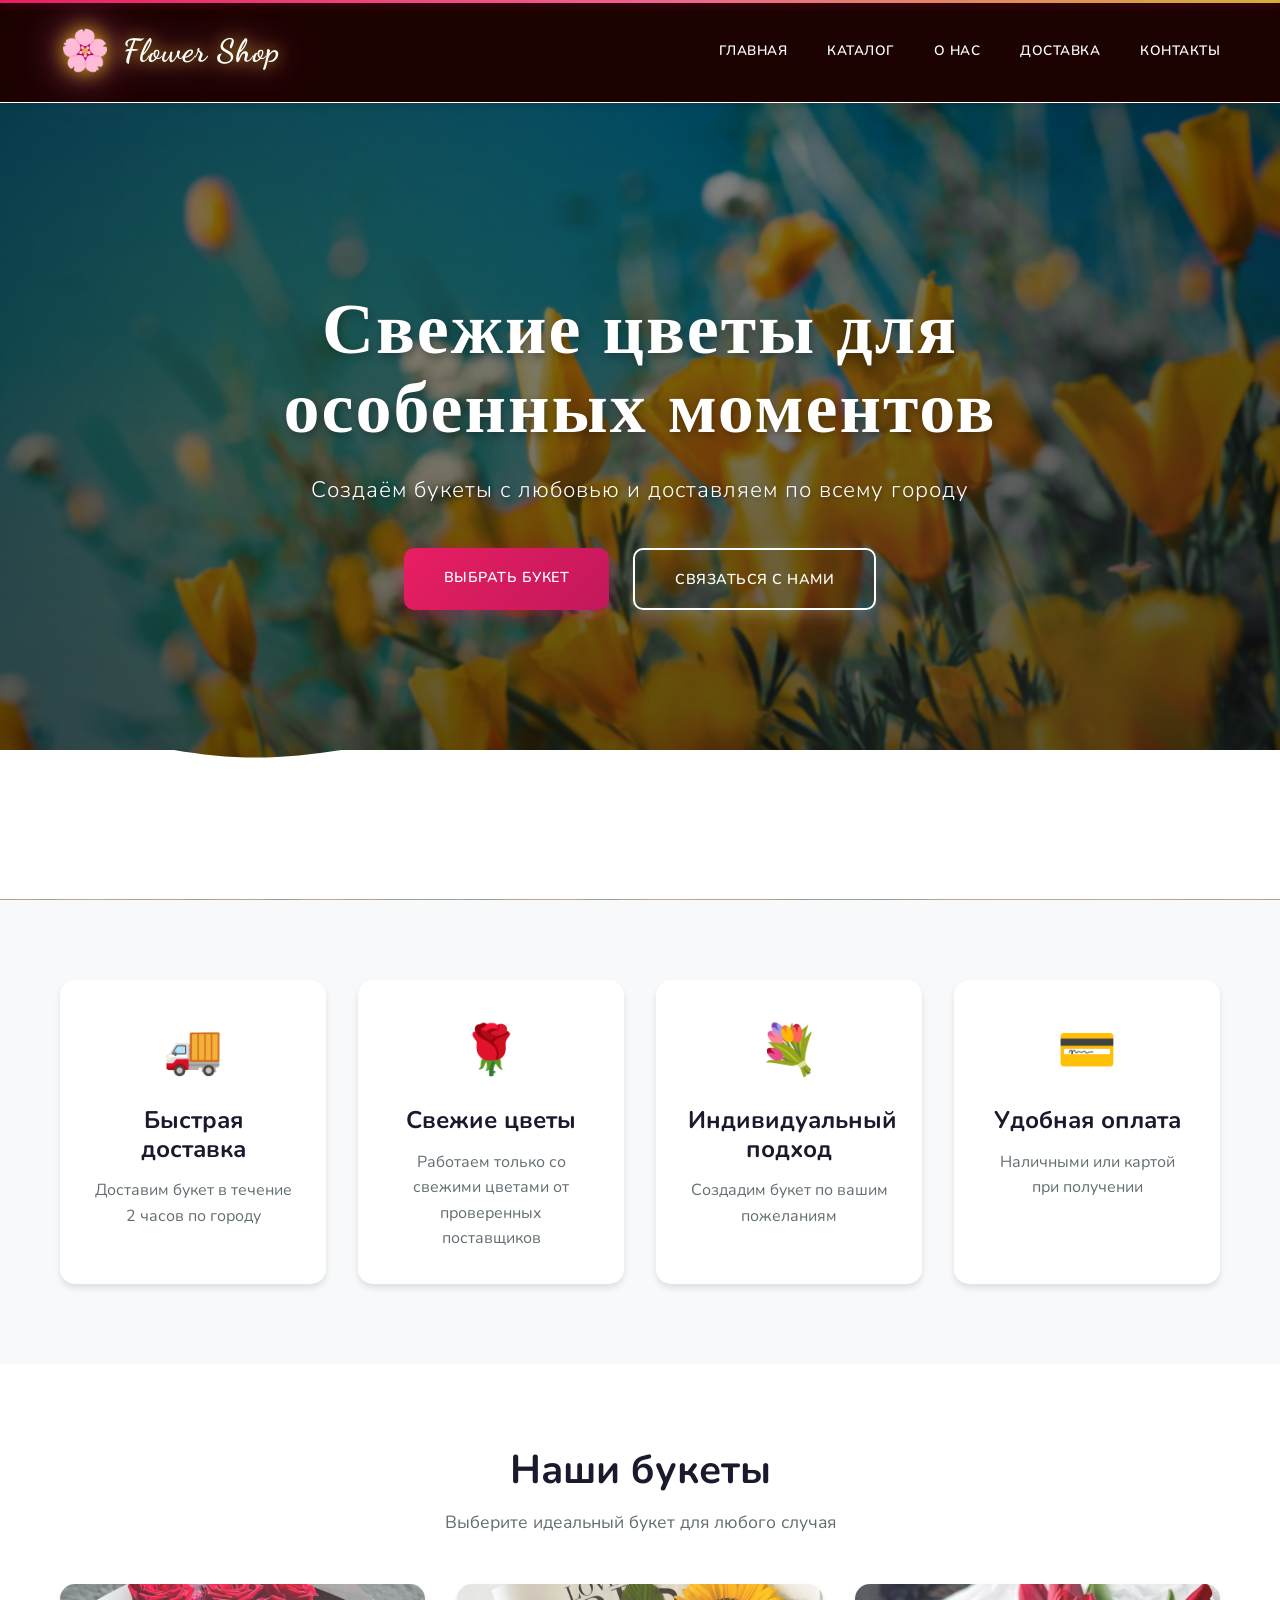
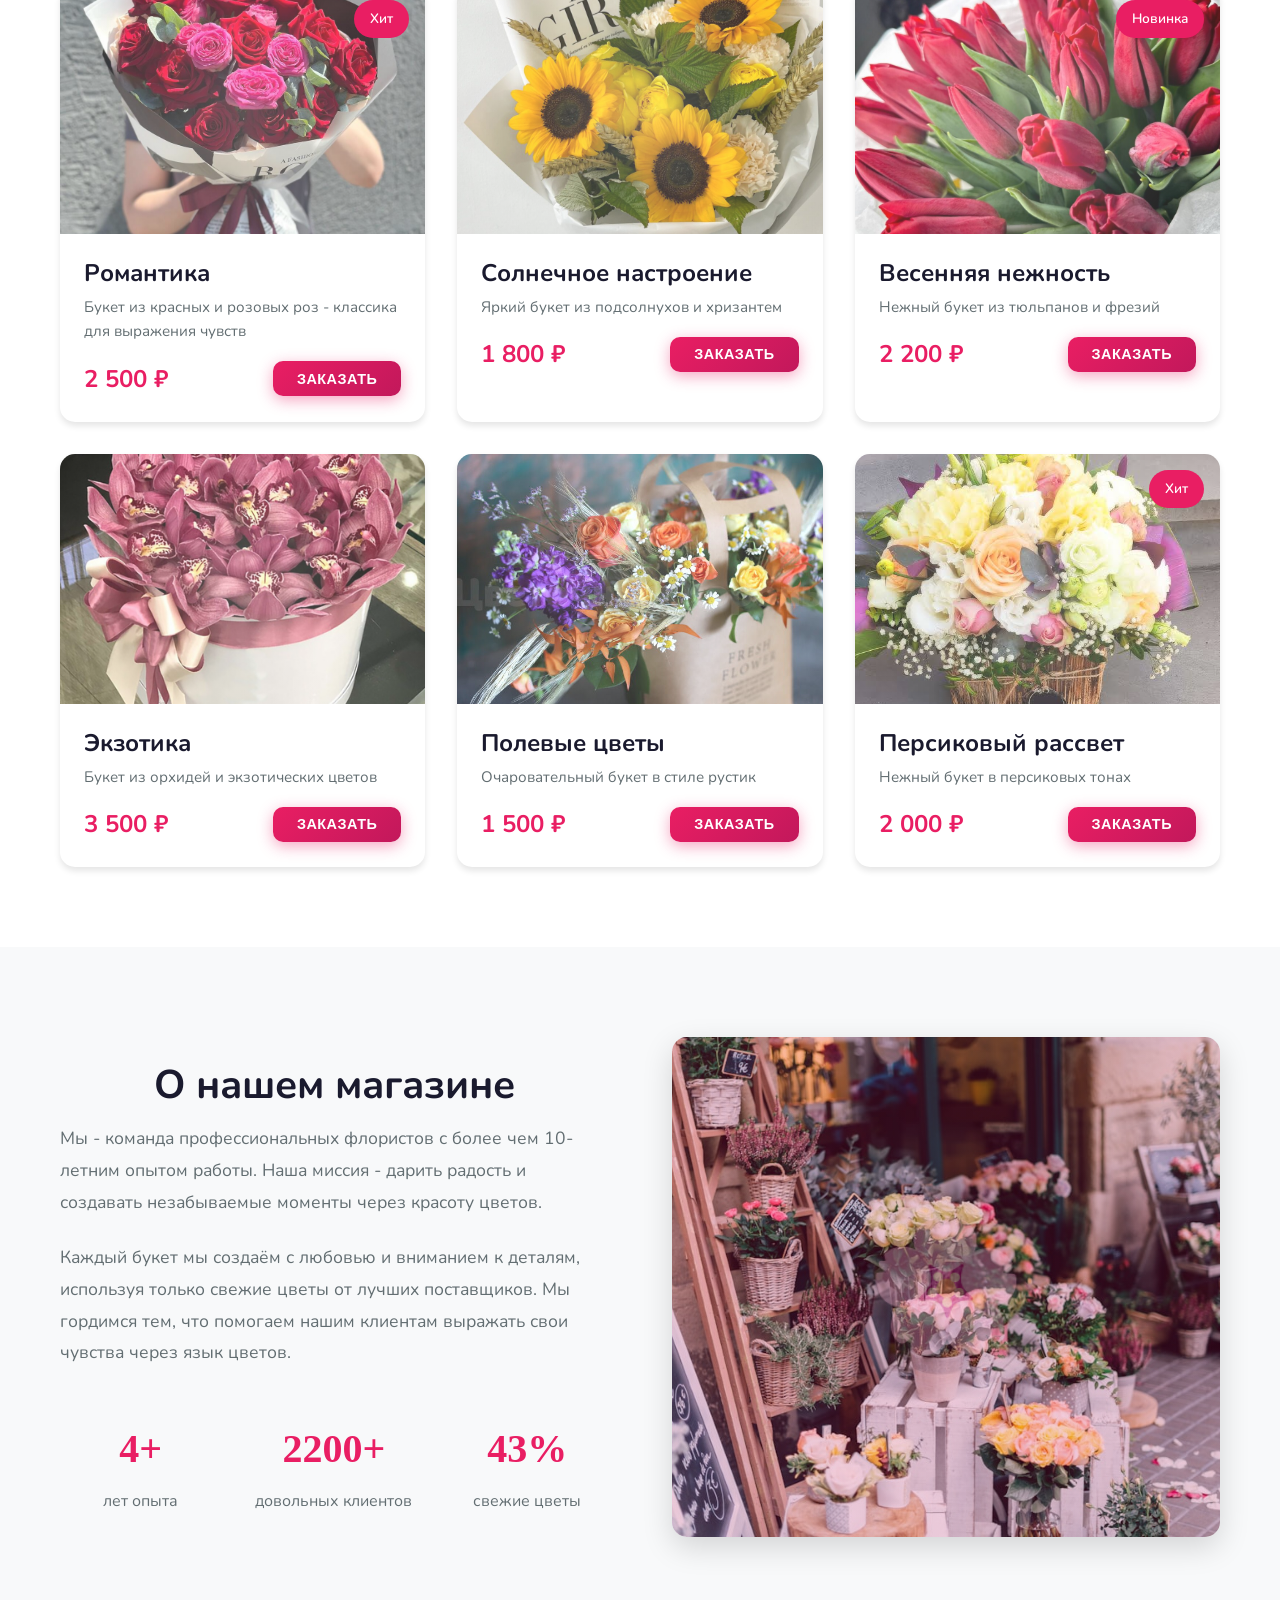
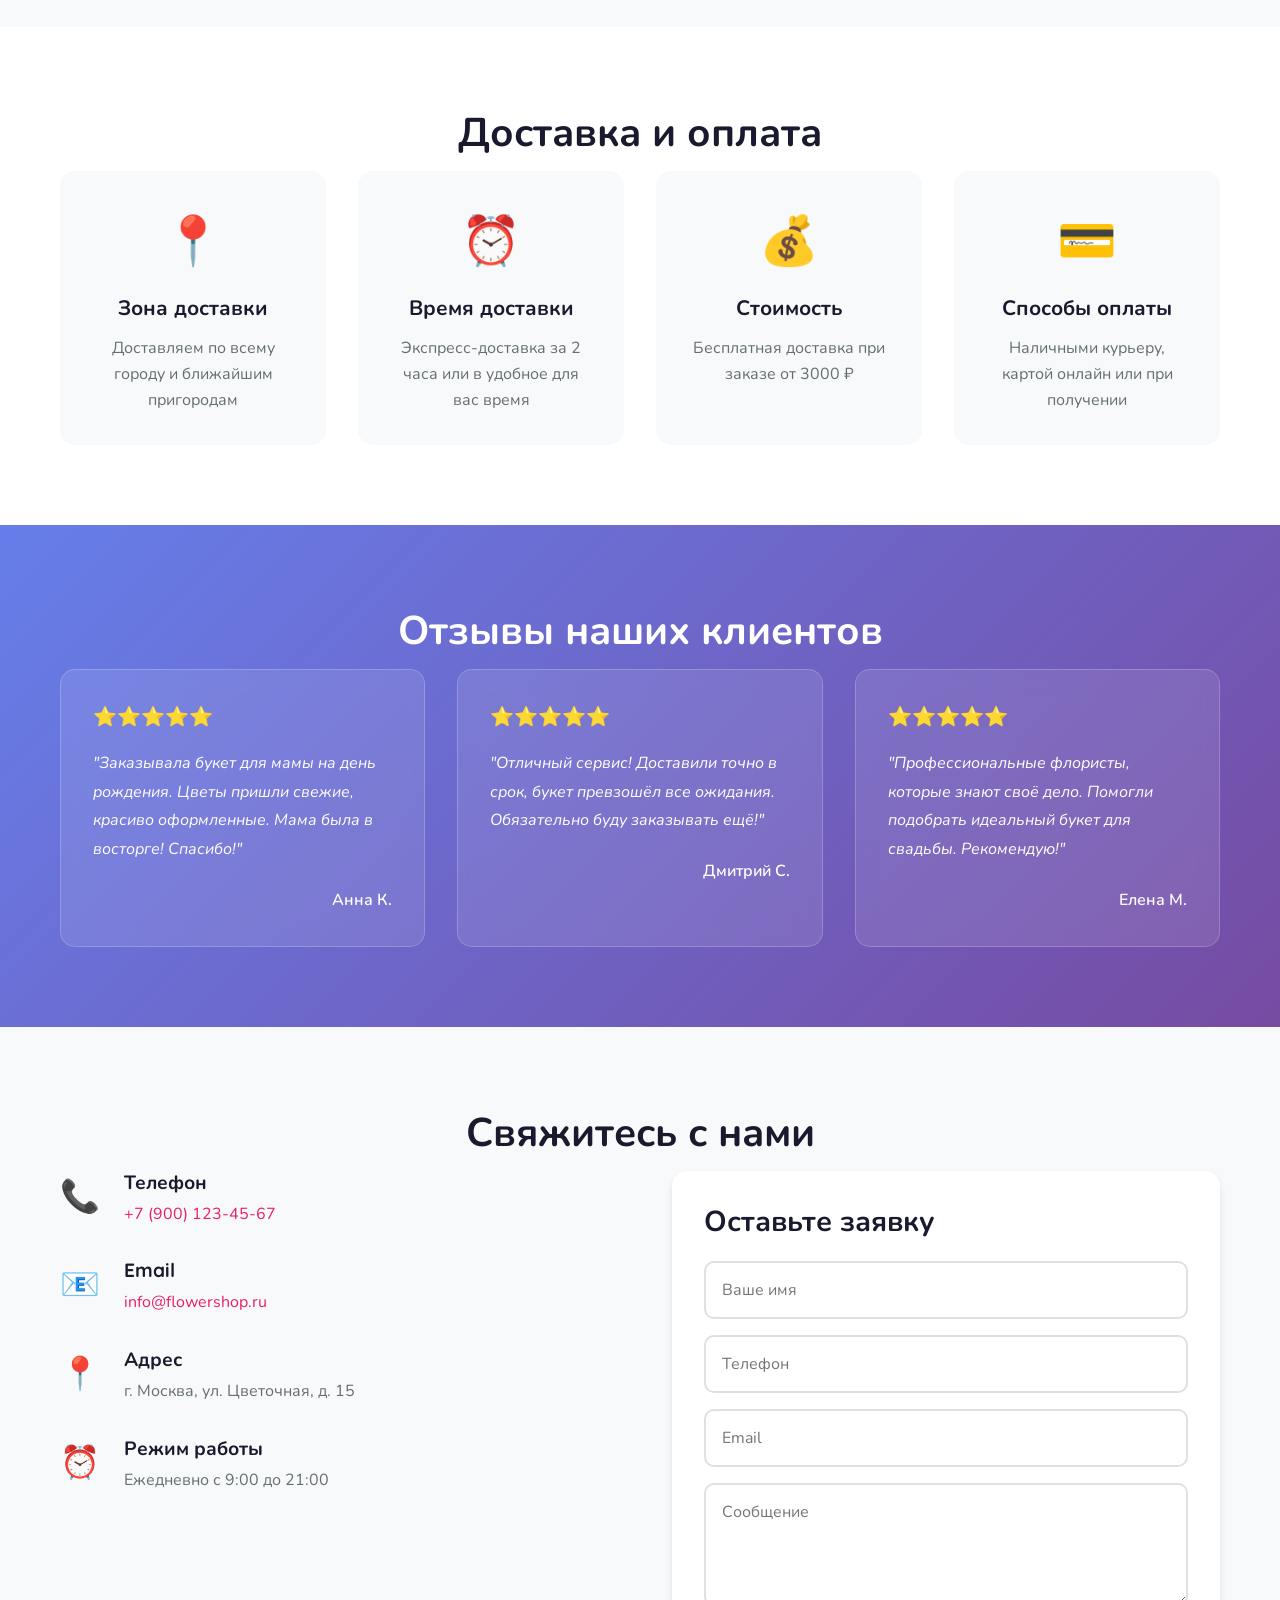
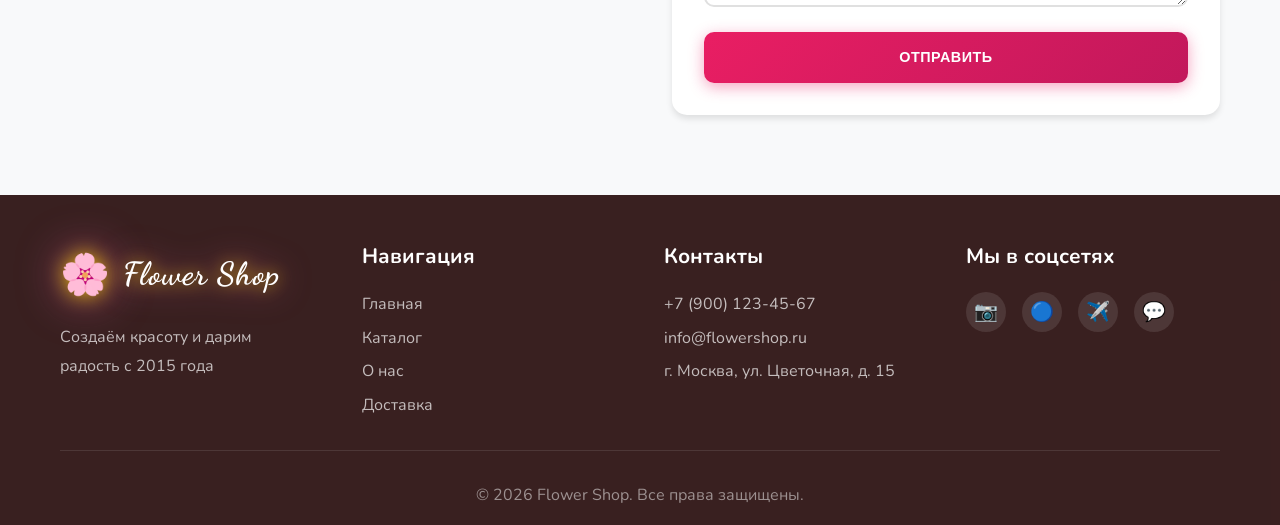
<file: index.html>
<!DOCTYPE html>
<html lang="ru">
<head>
    <meta charset="UTF-8">
    <meta name="viewport" content="width=device-width, initial-scale=1.0">
    <meta name="description" content="Свежие цветы с доставкой. Букеты на любой вкус и бюджет.">
    <title>Цветочный магазин - Свежие цветы с доставкой</title>
    <link rel="stylesheet" href="styles.css">
    <link rel="preconnect" href="https://fonts.googleapis.com">
    <link rel="preconnect" href="https://fonts.gstatic.com" crossorigin>
    <link href="https://fonts.googleapis.com/css2?family=Nunito:wght@300;400;500;600;700;800;900&family=Quicksand:wght@300;400;500;600;700&family=Dancing+Script:wght@400;500;600;700&display=swap" rel="stylesheet">
</head>
<body>
    <!-- Шапка сайта -->
    <header class="header">
        <div class="container">
            <nav class="nav">
                <div class="logo">
                    <span class="logo-icon">🌸</span>
                    <span class="logo-text">Flower Shop</span>
                </div>
                <ul class="nav-menu">
                    <li><a href="#home" class="nav-link">Главная</a></li>
                    <li><a href="#catalog" class="nav-link">Каталог</a></li>
                    <li><a href="#about" class="nav-link">О нас</a></li>
                    <li><a href="#delivery" class="nav-link">Доставка</a></li>
                    <li><a href="#contacts" class="nav-link">Контакты</a></li>
                </ul>
                <button class="burger-menu" aria-label="Меню">
                    <span></span>
                    <span></span>
                    <span></span>
                </button>
            </nav>
        </div>
    </header>

    <!-- Главный экран -->
    <section id="home" class="hero">
        <div class="hero-overlay"></div>
        <div class="container">
            <div class="hero-content">
                <h1 class="hero-title">Свежие цветы для особенных моментов</h1>
                <p class="hero-subtitle">Создаём букеты с любовью и доставляем по всему городу</p>
                <div class="hero-buttons">
                    <a href="#catalog" class="btn btn-primary">Выбрать букет</a>
                    <a href="#contacts" class="btn btn-secondary">Связаться с нами</a>
                </div>
            </div>
        </div>
    </section>

    <!-- Преимущества -->
    <section class="features">
        <div class="container">
            <div class="features-grid">
                <div class="feature-card">
                    <div class="feature-icon">🚚</div>
                    <h3 class="feature-title">Быстрая доставка</h3>
                    <p class="feature-text">Доставим букет в течение 2 часов по городу</p>
                </div>
                <div class="feature-card">
                    <div class="feature-icon">🌹</div>
                    <h3 class="feature-title">Свежие цветы</h3>
                    <p class="feature-text">Работаем только со свежими цветами от проверенных поставщиков</p>
                </div>
                <div class="feature-card">
                    <div class="feature-icon">💐</div>
                    <h3 class="feature-title">Индивидуальный подход</h3>
                    <p class="feature-text">Создадим букет по вашим пожеланиям</p>
                </div>
                <div class="feature-card">
                    <div class="feature-icon">💳</div>
                    <h3 class="feature-title">Удобная оплата</h3>
                    <p class="feature-text">Наличными или картой при получении</p>
                </div>
            </div>
        </div>
    </section>

    <!-- Каталог -->
    <section id="catalog" class="catalog">
        <div class="container">
            <h2 class="section-title">Наши букеты</h2>
            <p class="section-subtitle">Выберите идеальный букет для любого случая</p>
            
            <div class="catalog-grid">
                <div class="product-card">
                    <div class="product-image">
                        <div class="product-badge">Хит</div>
                        <div class="product-img-placeholder" style="background: url('./images/1752088606_44118320.jpg') center/cover no-repeat;">
                        </div>
                    </div>
                    <div class="product-info">
                        <h3 class="product-title">Романтика</h3>
                        <p class="product-description">Букет из красных и розовых роз - классика для выражения чувств</p>
                        <div class="product-footer">
                            <span class="product-price">2 500 ₽</span>
                            <button class="btn btn-small btn-primary">Заказать</button>
                        </div>
                    </div>
                </div>

                <div class="product-card">
                    <div class="product-image">
                        <div class="product-img-placeholder" style="background: url('./images/img_3469-1000x1778.jpeg') center/cover no-repeat;">
                        </div>
                    </div>
                    <div class="product-info">
                        <h3 class="product-title">Солнечное настроение</h3>
                        <p class="product-description">Яркий букет из подсолнухов и хризантем</p>
                        <div class="product-footer">
                            <span class="product-price">1 800 ₽</span>
                            <button class="btn btn-small btn-primary">Заказать</button>
                        </div>
                    </div>
                </div>

                <div class="product-card">
                    <div class="product-image">
                        <div class="product-badge">Новинка</div>
                        <div class="product-img-placeholder" style="background: url('./images/photo_2025-03-03_23-57-40-1024x1024.jpg') center/cover no-repeat;">
                        </div>
                    </div>
                    <div class="product-info">
                        <h3 class="product-title">Весенняя нежность</h3>
                        <p class="product-description">Нежный букет из тюльпанов и фрезий</p>
                        <div class="product-footer">
                            <span class="product-price">2 200 ₽</span>
                            <button class="btn btn-small btn-primary">Заказать</button>
                        </div>
                    </div>
                </div>

                <div class="product-card">
                    <div class="product-image">
                        <div class="product-img-placeholder" style="background: url('./images/4180_1.jpg') center/cover no-repeat;">
                        </div>
                    </div>
                    <div class="product-info">
                        <h3 class="product-title">Экзотика</h3>
                        <p class="product-description">Букет из орхидей и экзотических цветов</p>
                        <div class="product-footer">
                            <span class="product-price">3 500 ₽</span>
                            <button class="btn btn-small btn-primary">Заказать</button>
                        </div>
                    </div>
                </div>

                <div class="product-card">
                    <div class="product-image">
                        <div class="product-img-placeholder" style="background: url('./images/7159.970.jpeg') center/cover no-repeat;">
                        </div>
                    </div>
                    <div class="product-info">
                        <h3 class="product-title">Полевые цветы</h3>
                        <p class="product-description">Очаровательный букет в стиле рустик</p>
                        <div class="product-footer">
                            <span class="product-price">1 500 ₽</span>
                            <button class="btn btn-small btn-primary">Заказать</button>
                        </div>
                    </div>
                </div>

                <div class="product-card">
                    <div class="product-image">
                        <div class="product-badge">Хит</div>
                        <div class="product-img-placeholder" style="background: url('./images/images.jpg') center/cover no-repeat;">
                        </div>
                    </div>
                    <div class="product-info">
                        <h3 class="product-title">Персиковый рассвет</h3>
                        <p class="product-description">Нежный букет в персиковых тонах</p>
                        <div class="product-footer">
                            <span class="product-price">2 000 ₽</span>
                            <button class="btn btn-small btn-primary">Заказать</button>
                        </div>
                    </div>
                </div>
            </div>
        </div>
    </section>

    <!-- О нас -->
    <section id="about" class="about">
        <div class="container">
            <div class="about-content">
                <div class="about-text">
                    <h2 class="section-title">О нашем магазине</h2>
                    <p class="about-description">
                        Мы - команда профессиональных флористов с более чем 10-летним опытом работы. 
                        Наша миссия - дарить радость и создавать незабываемые моменты через красоту цветов.
                    </p>
                    <p class="about-description">
                        Каждый букет мы создаём с любовью и вниманием к деталям, используя только 
                        свежие цветы от лучших поставщиков. Мы гордимся тем, что помогаем нашим 
                        клиентам выражать свои чувства через язык цветов.
                    </p>
                    <div class="about-stats">
                        <div class="stat-item">
                            <div class="stat-number">10+</div>
                            <div class="stat-label">лет опыта</div>
                        </div>
                        <div class="stat-item">
                            <div class="stat-number">5000+</div>
                            <div class="stat-label">довольных клиентов</div>
                        </div>
                        <div class="stat-item">
                            <div class="stat-number">100%</div>
                            <div class="stat-label">свежие цветы</div>
                        </div>
                    </div>
                </div>
                <div class="about-image">
                    <div class="about-img-placeholder">
                        <span class="placeholder-icon">🌸</span>
                    </div>
                </div>
            </div>
        </div>
    </section>

    <!-- Доставка -->
    <section id="delivery" class="delivery">
        <div class="container">
            <h2 class="section-title">Доставка и оплата</h2>
            <div class="delivery-grid">
                <div class="delivery-card">
                    <div class="delivery-icon">📍</div>
                    <h3 class="delivery-title">Зона доставки</h3>
                    <p class="delivery-text">Доставляем по всему городу и ближайшим пригородам</p>
                </div>
                <div class="delivery-card">
                    <div class="delivery-icon">⏰</div>
                    <h3 class="delivery-title">Время доставки</h3>
                    <p class="delivery-text">Экспресс-доставка за 2 часа или в удобное для вас время</p>
                </div>
                <div class="delivery-card">
                    <div class="delivery-icon">💰</div>
                    <h3 class="delivery-title">Стоимость</h3>
                    <p class="delivery-text">Бесплатная доставка при заказе от 3000 ₽</p>
                </div>
                <div class="delivery-card">
                    <div class="delivery-icon">💳</div>
                    <h3 class="delivery-title">Способы оплаты</h3>
                    <p class="delivery-text">Наличными курьеру, картой онлайн или при получении</p>
                </div>
            </div>
        </div>
    </section>

    <!-- Отзывы -->
    <section class="reviews">
        <div class="container">
            <h2 class="section-title">Отзывы наших клиентов</h2>
            <div class="reviews-grid">
                <div class="review-card">
                    <div class="review-stars">⭐⭐⭐⭐⭐</div>
                    <p class="review-text">
                        "Заказывала букет для мамы на день рождения. Цветы пришли свежие, 
                        красиво оформленные. Мама была в восторге! Спасибо!"
                    </p>
                    <div class="review-author">Анна К.</div>
                </div>
                <div class="review-card">
                    <div class="review-stars">⭐⭐⭐⭐⭐</div>
                    <p class="review-text">
                        "Отличный сервис! Доставили точно в срок, букет превзошёл все ожидания. 
                        Обязательно буду заказывать ещё!"
                    </p>
                    <div class="review-author">Дмитрий С.</div>
                </div>
                <div class="review-card">
                    <div class="review-stars">⭐⭐⭐⭐⭐</div>
                    <p class="review-text">
                        "Профессиональные флористы, которые знают своё дело. Помогли подобрать 
                        идеальный букет для свадьбы. Рекомендую!"
                    </p>
                    <div class="review-author">Елена М.</div>
                </div>
            </div>
        </div>
    </section>

    <!-- Контакты -->
    <section id="contacts" class="contacts">
        <div class="container">
            <h2 class="section-title">Свяжитесь с нами</h2>
            <div class="contacts-content">
                <div class="contact-info">
                    <div class="contact-item">
                        <div class="contact-icon">📞</div>
                        <div class="contact-details">
                            <h3>Телефон</h3>
                            <a href="tel:+79001234567">+7 (900) 123-45-67</a>
                        </div>
                    </div>
                    <div class="contact-item">
                        <div class="contact-icon">📧</div>
                        <div class="contact-details">
                            <h3>Email</h3>
                            <a href="mailto:info@flowershop.ru">info@flowershop.ru</a>
                        </div>
                    </div>
                    <div class="contact-item">
                        <div class="contact-icon">📍</div>
                        <div class="contact-details">
                            <h3>Адрес</h3>
                            <p>г. Москва, ул. Цветочная, д. 15</p>
                        </div>
                    </div>
                    <div class="contact-item">
                        <div class="contact-icon">⏰</div>
                        <div class="contact-details">
                            <h3>Режим работы</h3>
                            <p>Ежедневно с 9:00 до 21:00</p>
                        </div>
                    </div>
                </div>
                <form class="contact-form" id="contactForm">
                    <h3 class="form-title">Оставьте заявку</h3>
                    <input type="text" name="name" placeholder="Ваше имя" required class="form-input">
                    <input type="tel" name="phone" placeholder="Телефон" required class="form-input">
                    <input type="email" name="email" placeholder="Email" class="form-input">
                    <textarea name="message" placeholder="Сообщение" rows="4" class="form-input"></textarea>
                    <button type="submit" class="btn btn-primary btn-full">Отправить</button>
                </form>
            </div>
        </div>
    </section>

    <!-- Футер -->
    <footer class="footer">
        <div class="container">
            <div class="footer-content">
                <div class="footer-section">
                    <div class="logo">
                        <span class="logo-icon">🌸</span>
                        <span class="logo-text">Flower Shop</span>
                    </div>
                    <p class="footer-text">Создаём красоту и дарим радость с 2015 года</p>
                </div>
                <div class="footer-section">
                    <h4 class="footer-title">Навигация</h4>
                    <ul class="footer-links">
                        <li><a href="#home">Главная</a></li>
                        <li><a href="#catalog">Каталог</a></li>
                        <li><a href="#about">О нас</a></li>
                        <li><a href="#delivery">Доставка</a></li>
                    </ul>
                </div>
                <div class="footer-section">
                    <h4 class="footer-title">Контакты</h4>
                    <ul class="footer-links">
                        <li><a href="tel:+79001234567">+7 (900) 123-45-67</a></li>
                        <li><a href="mailto:info@flowershop.ru">info@flowershop.ru</a></li>
                        <li>г. Москва, ул. Цветочная, д. 15</li>
                    </ul>
                </div>
                <div class="footer-section">
                    <h4 class="footer-title">Мы в соцсетях</h4>
                    <div class="social-links">
                        <a href="#" class="social-link" aria-label="Instagram">📷</a>
                        <a href="#" class="social-link" aria-label="VK">🔵</a>
                        <a href="#" class="social-link" aria-label="Telegram">✈️</a>
                        <a href="#" class="social-link" aria-label="WhatsApp">💬</a>
                    </div>
                </div>
            </div>
            <div class="footer-bottom">
                <p>&copy; 2026 Flower Shop. Все права защищены.</p>
            </div>
        </div>
    </footer>

    <!-- Кнопка "Наверх" -->
    <button class="scroll-top" id="scrollTop" aria-label="Наверх">↑</button>

    <script src="script.js"></script>
</body>
</html>
</file>
<file: styles.css>
/* Общие стили */
* {
    margin: 0;
    padding: 0;
    box-sizing: border-box;
}

:root {
    --primary-color: #e91e63;
    --secondary-color: #c2185b;
    --accent-color: #f06292;
    --dark-color: #1a1a2e;
    --light-color: #f8f9fa;
    --text-color: #2d3436;
    --text-light: #636e72;
    --white: #ffffff;
    --gold: #d4af37;
    --shadow: 0 4px 6px rgba(0, 0, 0, 0.1);
    --shadow-lg: 0 10px 30px rgba(0, 0, 0, 0.15);
    --transition: all 0.3s ease;
}

html {
    scroll-behavior: auto;
}

body {
    font-family: 'Nunito', 'Quicksand', sans-serif;
    color: var(--text-color);
    line-height: 1.6;
    overflow-x: hidden;
}

.container {
    max-width: 1200px;
    margin: 0 auto;
    padding: 0 20px;
}

/* Типографика */
h1, h2, h3, h4, h5, h6 {
    font-family: 'Quicksand', 'Nunito', sans-serif;
    font-weight: 700;
    line-height: 1.2;
}

/* Шапка - Серый фон */
.header {
    position: fixed;
    top: 0;
    left: 0;
    right: 0;
    background: #1d0202;
    backdrop-filter: blur(10px);
    -webkit-backdrop-filter: blur(10px);
    box-shadow: 0 2px 20px rgba(0, 0, 0, 0.08);
    z-index: 1000;
    border-bottom: 1px solid rgb(255, 255, 255);
}

.header::before {
    content: '';
    position: absolute;
    top: 0;
    left: 0;
    right: 0;
    height: 3px;
    background: linear-gradient(90deg, var(--primary-color), var(--accent-color), var(--gold));
    box-shadow: 0 2px 8px rgba(233, 30, 99, 0.3);
}

.nav {
    display: flex;
    justify-content: space-between;
    align-items: center;
    padding: 1.2rem 0;
}

.logo {
    display: flex;
    align-items: center;
    gap: 0.8rem;
    font-size: 1.8rem;
    font-weight: 700;
    color: var(--white);
    text-decoration: none;
    transition: var(--transition);
}

.logo:hover {
    transform: translateY(-2px);
}

.logo-icon {
    font-size: 2.5rem;
    filter: drop-shadow(0 0 10px rgba(255, 215, 0, 0.8))
            drop-shadow(0 0 20px rgba(255, 105, 180, 0.6))
            drop-shadow(0 2px 4px rgba(0, 0, 0, 0.3));
    animation: float 3s ease-in-out infinite;
}

@keyframes float {
    0%, 100% { transform: translateY(0px); }
    50% { transform: translateY(-5px); }
}

.logo-text {
    font-family: 'Dancing Script', cursive;
    color: var(--white);
    font-size: 2rem;
    letter-spacing: 1px;
    filter: drop-shadow(0 0 8px rgba(255, 215, 0, 0.7))
            drop-shadow(0 0 15px rgba(255, 105, 180, 0.5))
            drop-shadow(0 2px 4px rgba(0, 0, 0, 0.3));
}

.nav-menu {
    display: flex;
    list-style: none;
    gap: 2.5rem;
}

.nav-link {
    color: var(--white);
    text-decoration: none;
    font-weight: 600;
    font-size: 0.95rem;
    letter-spacing: 0.5px;
    transition: var(--transition);
    position: relative;
    text-transform: uppercase;
    font-size: 0.85rem;
}

.nav-link::before {
    content: '';
    position: absolute;
    bottom: -8px;
    left: 50%;
    transform: translateX(-50%);
    width: 0;
    height: 2px;
    background: linear-gradient(90deg, var(--primary-color), var(--gold));
    transition: var(--transition);
    border-radius: 2px;
}

.nav-link::after {
    content: '✦';
    position: absolute;
    bottom: -8px;
    left: 50%;
    transform: translateX(-50%) scale(0);
    color: var(--gold);
    font-size: 0.6rem;
    transition: var(--transition);
    opacity: 0;
}

.nav-link:hover {
    color: var(--gold);
    transform: translateY(-2px);
}

.nav-link:hover::before {
    width: 100%;
}

.nav-link:hover::after {
    transform: translateX(-50%) scale(1);
    opacity: 1;
}

.burger-menu {
    display: none;
    flex-direction: column;
    gap: 5px;
    background: none;
    border: none;
    cursor: pointer;
    padding: 5px;
}

.burger-menu span {
    width: 25px;
    height: 3px;
    background: var(--text-color);
    transition: var(--transition);
}

/* Главный экран - С фоновым изображением */
.hero {
    position: relative;
    height: 100vh;
    display: flex;
    align-items: center;
    justify-content: center;
    background:
        linear-gradient(135deg, rgba(0, 0, 0, 0.4) 0%, rgba(0, 0, 0, 0.5) 100%),
        url('./images/photo-1490750967868-88aa4486c946.jpg') center/cover no-repeat;
    overflow: hidden;
}

.hero::before {
    content: '';
    position: absolute;
    top: 0;
    left: 0;
    right: 0;
    bottom: 0;
    background:
        radial-gradient(circle at 20% 50%, rgba(212, 175, 55, 0.2) 0%, transparent 50%),
        radial-gradient(circle at 80% 80%, rgba(255, 255, 255, 0.1) 0%, transparent 50%);
    animation: pulse 8s ease-in-out infinite;
}

@keyframes pulse {
    0%, 100% { opacity: 1; }
    50% { opacity: 0.8; }
}

.hero::after {
    content: '';
    position: absolute;
    bottom: 0;
    left: 0;
    right: 0;
    height: 150px;
    background: url('data:image/svg+xml,<svg xmlns="http://www.w3.org/2000/svg" viewBox="0 0 1440 320"><path fill="%23ffffff" fill-opacity="1" d="M0,96L48,112C96,128,192,160,288,160C384,160,480,128,576,122.7C672,117,768,139,864,138.7C960,139,1056,117,1152,101.3C1248,85,1344,75,1392,69.3L1440,64L1440,320L1392,320C1344,320,1248,320,1152,320C1056,320,960,320,864,320C768,320,672,320,576,320C480,320,384,320,288,320C192,320,96,320,48,320L0,320Z"></path></svg>') no-repeat bottom;
    background-size: cover;
}

.hero-overlay {
    position: absolute;
    top: 0;
    left: 0;
    right: 0;
    bottom: 0;
    background:
        radial-gradient(ellipse at top, transparent 0%, rgba(0, 0, 0, 0.3) 100%),
        linear-gradient(180deg, transparent 0%, rgba(0, 0, 0, 0.2) 100%);
    backdrop-filter: blur(1px);
}

.hero-content {
    position: relative;
    z-index: 1;
    text-align: center;
    color: var(--white);
    max-width: 900px;
    padding: 2rem;
}

.hero-title {
    font-family: 'Cormorant Garamond', serif;
    font-size: 4.5rem;
    margin-bottom: 1.5rem;
    font-weight: 700;
    text-shadow: 2px 4px 8px rgba(0, 0, 0, 0.3);
    letter-spacing: 2px;
    animation: fadeInUp 1s ease;
    line-height: 1.1;
}

.hero-subtitle {
    font-family: 'Nunito', sans-serif;
    font-size: 1.4rem;
    margin-bottom: 2.5rem;
    font-weight: 300;
    text-shadow: 1px 2px 4px rgba(0, 0, 0, 0.3);
    letter-spacing: 1px;
    animation: fadeInUp 1s ease 0.2s backwards;
}

.hero-buttons {
    display: flex;
    gap: 1.5rem;
    justify-content: center;
    flex-wrap: wrap;
    animation: fadeInUp 1s ease 0.4s backwards;
}

/* Кнопки - Современный дизайн */
.btn {
    display: inline-block;
    padding: 1.1rem 2.5rem;
    border-radius: 10px;
    text-decoration: none;
    font-weight: 600;
    transition: var(--transition);
    border: none;
    cursor: pointer;
    font-size: 1rem;
    letter-spacing: 0.5px;
    text-transform: uppercase;
    font-size: 0.9rem;
    position: relative;
    overflow: hidden;
}

.btn::before {
    content: '';
    position: absolute;
    top: 50%;
    left: 50%;
    width: 0;
    height: 0;
    border-radius: 50%;
    background: rgba(255, 255, 255, 0.3);
    transform: translate(-50%, -50%);
    transition: width 0.6s, height 0.6s;
}

.btn:hover::before {
    width: 300px;
    height: 300px;
}

.btn-primary {
    background: linear-gradient(135deg, var(--primary-color), var(--secondary-color));
    color: var(--white);
    box-shadow: 0 4px 15px rgba(233, 30, 99, 0.4);
}

.btn-primary:hover {
    transform: translateY(-3px);
    box-shadow: 0 6px 25px rgba(233, 30, 99, 0.5);
}

.btn-secondary {
    background: transparent;
    color: var(--white);
    border: 2px solid var(--white);
    box-shadow: 0 4px 15px rgba(255, 255, 255, 0.2);
}

.btn-secondary:hover {
    background: var(--white);
    color: var(--primary-color);
    border-color: var(--white);
    transform: translateY(-3px);
    box-shadow: 0 6px 25px rgba(255, 255, 255, 0.4);
}

.btn-small {
    padding: 0.6rem 1.5rem;
    font-size: 0.9rem;
}

.btn-full {
    width: 100%;
}

/* Преимущества */
.features {
    padding: 5rem 0;
    background: var(--light-color);
}

.features-grid {
    display: grid;
    grid-template-columns: repeat(auto-fit, minmax(250px, 1fr));
    gap: 2rem;
}

.feature-card {
    background: var(--white);
    padding: 2rem;
    border-radius: 15px;
    text-align: center;
    transition: var(--transition);
    box-shadow: var(--shadow);
}

.feature-card:hover {
    transform: translateY(-10px);
    box-shadow: var(--shadow-lg);
}

.feature-icon {
    font-size: 3rem;
    margin-bottom: 1rem;
}

.feature-title {
    font-size: 1.5rem;
    margin-bottom: 1rem;
    color: var(--dark-color);
}

.feature-text {
    color: var(--text-light);
}

/* Секции */
section {
    padding: 5rem 0;
}

.section-title {
    font-size: 2.5rem;
    text-align: center;
    margin-bottom: 1rem;
    color: var(--dark-color);
}

.section-subtitle {
    text-align: center;
    color: var(--text-light);
    font-size: 1.1rem;
    margin-bottom: 3rem;
}

/* Каталог */
.catalog {
    background: var(--white);
}

.catalog-grid {
    display: grid;
    grid-template-columns: repeat(auto-fill, minmax(300px, 1fr));
    gap: 2rem;
}

.product-card {
    background: var(--white);
    border-radius: 15px;
    overflow: hidden;
    box-shadow: var(--shadow);
    transition: var(--transition);
}

.product-card:hover {
    transform: translateY(-10px);
    box-shadow: var(--shadow-lg);
}

.product-image {
    position: relative;
    height: 250px;
    overflow: hidden;
}

.product-img-placeholder {
    width: 100%;
    height: 100%;
    display: flex;
    align-items: center;
    justify-content: center;
    transition: var(--transition);
    position: relative;
    overflow: hidden;
}

/* Красивый эффект для заглушек */
.product-img-placeholder::before {
    content: '';
    position: absolute;
    top: -50%;
    left: -50%;
    width: 200%;
    height: 200%;
    background: radial-gradient(circle, rgba(255, 255, 255, 0.3) 0%, transparent 70%);
    animation: shimmer 3s ease-in-out infinite;
}

@keyframes shimmer {
    0%, 100% { transform: translate(0, 0); }
    50% { transform: translate(10%, 10%); }
}

.product-card:hover .product-img-placeholder {
    transform: scale(1.1);
}

.placeholder-icon {
    font-size: 5rem;
    opacity: 0.9;
    filter: drop-shadow(0 4px 8px rgba(0, 0, 0, 0.2));
    z-index: 1;
    animation: floatIcon 3s ease-in-out infinite;
}

@keyframes floatIcon {
    0%, 100% { transform: translateY(0px) rotate(0deg); }
    50% { transform: translateY(-10px) rotate(5deg); }
}

.product-badge {
    position: absolute;
    top: 1rem;
    right: 1rem;
    background: var(--primary-color);
    color: var(--white);
    padding: 0.5rem 1rem;
    border-radius: 20px;
    font-size: 0.85rem;
    font-weight: 600;
    z-index: 1;
}

.product-info {
    padding: 1.5rem;
}

.product-title {
    font-size: 1.5rem;
    margin-bottom: 0.5rem;
    color: var(--dark-color);
}

.product-description {
    color: var(--text-light);
    margin-bottom: 1rem;
    font-size: 0.95rem;
}

.product-footer {
    display: flex;
    justify-content: space-between;
    align-items: center;
}

.product-price {
    font-size: 1.5rem;
    font-weight: 700;
    color: var(--primary-color);
}

/* О нас */
.about {
    background: var(--light-color);
}

.about-content {
    display: grid;
    grid-template-columns: 1fr 1fr;
    gap: 4rem;
    align-items: center;
}

.about-text {
    padding: 2rem 0;
}

.about-description {
    color: var(--text-light);
    margin-bottom: 1.5rem;
    font-size: 1.1rem;
    line-height: 1.8;
}

.about-stats {
    display: grid;
    grid-template-columns: repeat(3, 1fr);
    gap: 2rem;
    margin-top: 3rem;
}

.stat-item {
    text-align: center;
}

.stat-number {
    font-size: 2.5rem;
    font-weight: 700;
    color: var(--primary-color);
    font-family: 'Playfair Display', serif;
}

.stat-label {
    color: var(--text-light);
    margin-top: 0.5rem;
}

.about-image {
    height: 500px;
}

.about-img-placeholder {
    width: 100%;
    height: 100%;
    background:
        linear-gradient(135deg, rgba(233, 30, 99, 0.2) 0%, rgba(194, 24, 91, 0.2) 100%),
        url('./images/photo-1487070183336-b863922373d4.jpg') center/cover no-repeat,
        linear-gradient(135deg, #667eea 0%, #764ba2 100%);
    border-radius: 15px;
    display: flex;
    align-items: center;
    justify-content: center;
    box-shadow: var(--shadow-lg);
}

.about-img-placeholder .placeholder-icon {
    font-size: 8rem;
    opacity: 0.3;
}

/* Доставка */
.delivery {
    background: var(--white);
}

.delivery-grid {
    display: grid;
    grid-template-columns: repeat(auto-fit, minmax(250px, 1fr));
    gap: 2rem;
}

.delivery-card {
    background: var(--light-color);
    padding: 2rem;
    border-radius: 15px;
    text-align: center;
    transition: var(--transition);
}

.delivery-card:hover {
    background: var(--white);
    box-shadow: var(--shadow-lg);
    transform: translateY(-5px);
}

.delivery-icon {
    font-size: 3rem;
    margin-bottom: 1rem;
}

.delivery-title {
    font-size: 1.3rem;
    margin-bottom: 1rem;
    color: var(--dark-color);
}

.delivery-text {
    color: var(--text-light);
}

/* Отзывы */
.reviews {
    background: linear-gradient(135deg, #667eea 0%, #764ba2 100%);
    color: var(--white);
}

.reviews .section-title {
    color: var(--white);
}

.reviews-grid {
    display: grid;
    grid-template-columns: repeat(auto-fit, minmax(300px, 1fr));
    gap: 2rem;
}

.review-card {
    background: rgba(255, 255, 255, 0.1);
    backdrop-filter: blur(10px);
    padding: 2rem;
    border-radius: 15px;
    border: 1px solid rgba(255, 255, 255, 0.2);
    transition: var(--transition);
}

.review-card:hover {
    background: rgba(255, 255, 255, 0.15);
    transform: translateY(-5px);
}

.review-stars {
    font-size: 1.2rem;
    margin-bottom: 1rem;
}

.review-text {
    font-style: italic;
    margin-bottom: 1.5rem;
    line-height: 1.8;
}

.review-author {
    font-weight: 600;
    text-align: right;
}

/* Контакты */
.contacts {
    background: var(--light-color);
}

.contacts-content {
    display: grid;
    grid-template-columns: 1fr 1fr;
    gap: 4rem;
}

.contact-info {
    display: flex;
    flex-direction: column;
    gap: 2rem;
}

.contact-item {
    display: flex;
    gap: 1.5rem;
    align-items: flex-start;
}

.contact-icon {
    font-size: 2rem;
    flex-shrink: 0;
}

.contact-details h3 {
    font-size: 1.2rem;
    margin-bottom: 0.5rem;
    color: var(--dark-color);
}

.contact-details a {
    color: var(--primary-color);
    text-decoration: none;
    transition: var(--transition);
}

.contact-details a:hover {
    color: var(--secondary-color);
}

.contact-details p {
    color: var(--text-light);
}

/* Форма */
.contact-form {
    background: var(--white);
    padding: 2rem;
    border-radius: 15px;
    box-shadow: var(--shadow);
}

.form-title {
    font-size: 1.8rem;
    margin-bottom: 1.5rem;
    color: var(--dark-color);
}

.form-input {
    width: 100%;
    padding: 1rem;
    margin-bottom: 1rem;
    border: 2px solid #e0e0e0;
    border-radius: 10px;
    font-size: 1rem;
    font-family: 'Nunito', sans-serif;
    transition: var(--transition);
}

.form-input:focus {
    outline: none;
    border-color: var(--primary-color);
}

textarea.form-input {
    resize: vertical;
    min-height: 100px;
}

/* Футер */
.footer {
    background: #280c0cea;
    color: var(--white);
    padding: 3rem 0 1rem;
}

.footer-content {
    display: grid;
    grid-template-columns: repeat(auto-fit, minmax(250px, 1fr));
    gap: 3rem;
    margin-bottom: 2rem;
}

.footer-section {
    display: flex;
    flex-direction: column;
    gap: 1rem;
}

.footer-title {
    font-size: 1.3rem;
    margin-bottom: 0.5rem;
}

.footer-text {
    color: rgba(255, 255, 255, 0.7);
    line-height: 1.8;
}

.footer-links {
    list-style: none;
    display: flex;
    flex-direction: column;
    gap: 0.5rem;
}

.footer-links a {
    color: rgba(255, 255, 255, 0.7);
    text-decoration: none;
    transition: var(--transition);
}

.footer-links a:hover {
    color: var(--primary-color);
}

.footer-links li {
    color: rgba(255, 255, 255, 0.7);
}

.social-links {
    display: flex;
    gap: 1rem;
}

.social-link {
    width: 40px;
    height: 40px;
    display: flex;
    align-items: center;
    justify-content: center;
    background: rgba(255, 255, 255, 0.1);
    border-radius: 50%;
    text-decoration: none;
    font-size: 1.2rem;
    transition: var(--transition);
}

.social-link:hover {
    background: var(--primary-color);
    transform: translateY(-3px);
}

.footer-bottom {
    text-align: center;
    padding-top: 2rem;
    border-top: 1px solid rgba(255, 255, 255, 0.1);
    color: rgba(255, 255, 255, 0.5);
}

/* Кнопка "Наверх" */
.scroll-top {
    position: fixed;
    bottom: 2rem;
    right: 2rem;
    width: 50px;
    height: 50px;
    background: var(--primary-color);
    color: var(--white);
    border: none;
    border-radius: 50%;
    font-size: 1.5rem;
    cursor: pointer;
    opacity: 0;
    visibility: hidden;
    transition: var(--transition);
    box-shadow: var(--shadow-lg);
    z-index: 999;
}

.scroll-top.visible {
    opacity: 1;
    visibility: visible;
}

.scroll-top:hover {
    background: var(--secondary-color);
    transform: translateY(-5px);
}

/* Анимации */
@keyframes fadeInUp {
    from {
        opacity: 0;
        transform: translateY(30px);
    }
    to {
        opacity: 1;
        transform: translateY(0);
    }
}

/* Адаптивность */
@media (max-width: 968px) {
    .nav-menu {
        position: fixed;
        top: 70px;
        left: -100%;
        flex-direction: column;
        background: var(--white);
        width: 100%;
        padding: 2rem;
        box-shadow: var(--shadow);
        transition: var(--transition);
    }

    .nav-menu.active {
        left: 0;
    }

    .nav-menu .nav-link {
        color: var(--text-color);
    }

    .nav-menu .nav-link:hover {
        color: var(--primary-color);
    }

    .burger-menu {
        display: flex;
    }

    .hero-title {
        font-size: 2.5rem;
    }

    .hero-subtitle {
        font-size: 1.2rem;
    }

    .about-content,
    .contacts-content {
        grid-template-columns: 1fr;
    }

    .about-stats {
        grid-template-columns: repeat(3, 1fr);
    }

    .catalog-grid {
        grid-template-columns: repeat(auto-fill, minmax(250px, 1fr));
    }
}

@media (max-width: 768px) {
    .hero-title {
        font-size: 2rem;
    }

    .hero-subtitle {
        font-size: 1rem;
    }

    .section-title {
        font-size: 2rem;
    }

    .features-grid,
    .delivery-grid {
        grid-template-columns: 1fr;
    }

    .catalog-grid {
        grid-template-columns: 1fr;
    }

    .about-stats {
        grid-template-columns: 1fr;
    }

    .reviews-grid {
        grid-template-columns: 1fr;
    }

    .footer-content {
        grid-template-columns: 1fr;
    }

    .hero-buttons {
        flex-direction: column;
    }

    .btn {
        width: 100%;
    }
}

@media (max-width: 480px) {
    .container {
        padding: 0 15px;
    }

    .hero-title {
        font-size: 1.8rem;
    }

    .section-title {
        font-size: 1.8rem;
    }

    .product-price {
        font-size: 1.3rem;
    }

    .scroll-top {
        width: 45px;
        height: 45px;
        bottom: 1rem;
        right: 1rem;
    }
}
</file>
